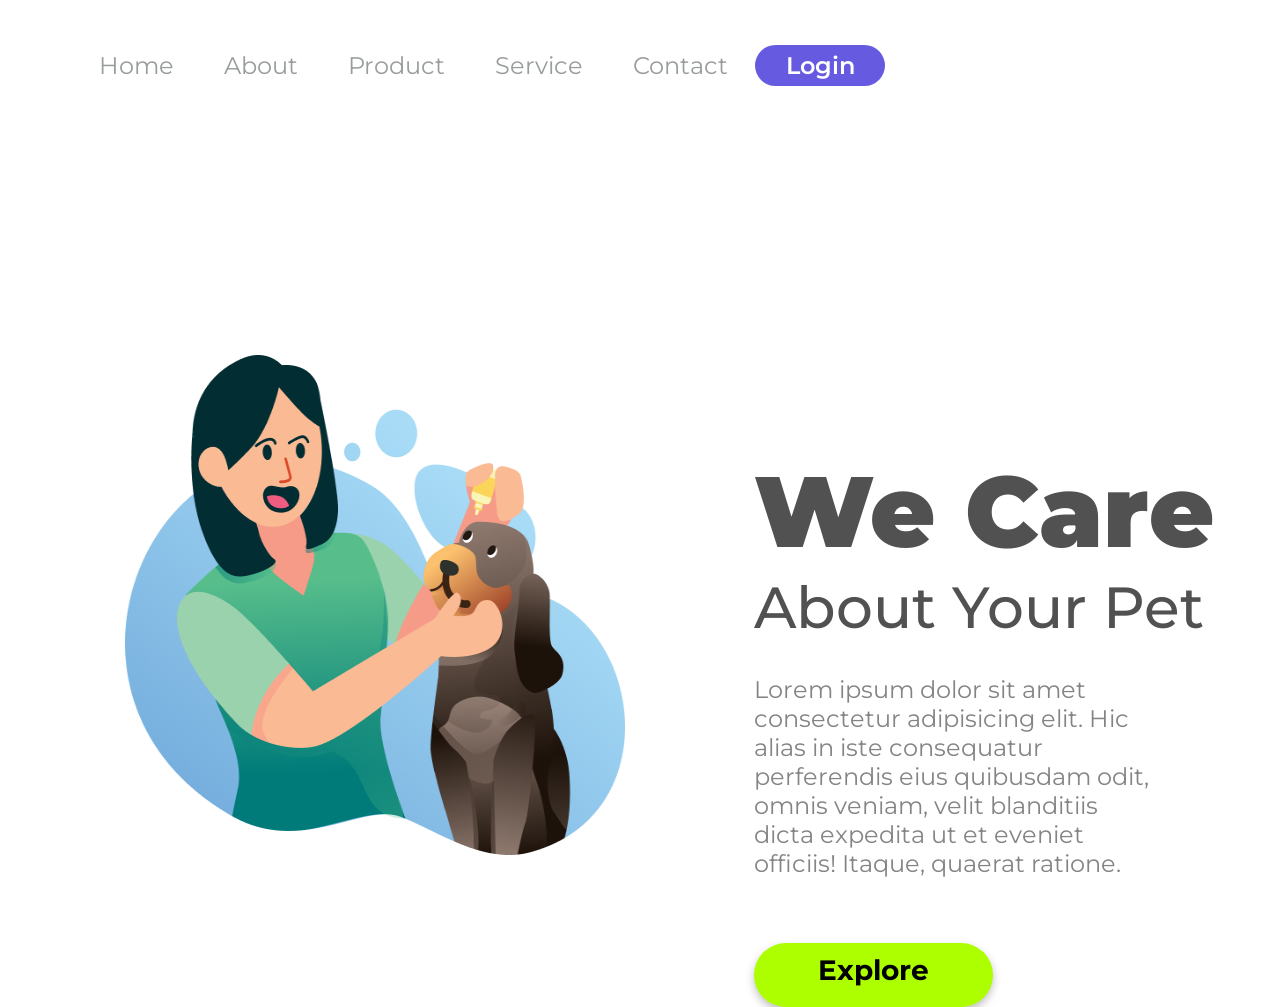
<file: index.html>
<!DOCTYPE html>
<html lang="pt-br">

<head>
  <meta charset="UTF-8">
  <meta name="viewport" content="width=device-width, initial-scale=1.0">
  <link rel="stylesheet" href="./2-styles.css">
  <link rel="preconnect" href="https://fonts.googleapis.com">
  <link rel="preconnect" href="https://fonts.gstatic.com" crossorigin>
  <link href="https://fonts.googleapis.com/css2?family=Montserrat:ital,wght@0,100..900;1,100..900&display=swap"
    rel="stylesheet">
  <title>We Care-css</title>
</head>

<body>
  <header>
    <a class="Link-header">Home</a>
    <a class="Link-header">About</a>
    <a class="Link-header">Product</a>
    <a class="Link-header">Service</a>
    <a class="Link-header">Contact</a>
    <button class="button-header">Login</button>
  </header>
  <main>
    <img src="./img/We-Care.png.png" alt="we-care-logo" class="logo-image">
    <section>
      <h1> We Care</h1>
      <h2>About Your Pet</h2>
      <p>Lorem ipsum dolor sit amet consectetur adipisicing elit. Hic alias in iste consequatur perferendis eius
        quibusdam
        odit, omnis veniam, velit blanditiis dicta expedita ut et eveniet officiis! Itaque, quaerat ratione.</p>
      <buttons class="button-main">Explore</buttons>
    </section>
  </main>
</body>

</html>
</file>
<file: 2-styles.css>
* {
    font-family: "Montserrat", sans-serif;
    margin: 0;
    padding: 0;
    box-sizing: border-box;
}

header {
    margin: 45px 0 144px 76px;
}

.Link-header {
    width: 600;
    font-size: 24px;
    line-height: 29px;
    color: #989D9C;
    cursor: pointer;
    margin: 23px;
}

.button-header {
    background: #665ae1;
    border-radius: 20.5px;
    width: 130px;
    height: 41px;
    border: none;
    font-weight: 600;
    font-size: 24px;
    line-height: 29px;
    color: #ffff;
    cursor: pointer;
}

.logo-image {
    width: 500px;
    height: 500px;
    margin: 125px;
    display: inline-block;

}

section {
   display: inline-block;
}

h1 {
    font-weight: 900;
    font-size: 100px;
    line-height: 122px;
    color: #515151;
}

h2 {
    font-weight: 500;
    font-size: 58px;
    line-height: 71px;
    color: #515151;
}

p {
    font-weight: 400;
    font-size: 24px;
    line-height: 29px;
    color: #848484;
    width: 400px;
    margin-top: 32px;
    margin-bottom: 65px;
    }

.button-main {
    background: #adff00;
    border-radius: 50px;
    width: 239px;
    height: 64px;
    border: none;
    cursor: pointer;
    filter: drop-shadow(0px 4px  4px rgba(0, 0, 0, 0.25));
    font-weight: 700;
    font-size: 28px;
    line-height: 34px;
    color: #000;
    padding: 10px;
    display: inline-block;
    text-align: center;
    
}   

@media (max-width: 768px ) {
    header{
     margin: 20px;
     display: flex;
     flex-direction: column;
     align-items: center;
     padding: 10px;
    }

    .Link-header{
      width: auto;
      font-size: 18px;
      line-height: 1.5;
      margin: 10px 0;
      display: none;
    }

    .button-header{
      width: 100px;
      height: 35px;
      font-size: 16px;
      margin-top: 15px;
      display: none;

    }

    .logo-image{
       width: 250PX;
       height: auto;
       margin: 40px auto 20px;
       display: block;
    }

    h1{
      font-size: 60px;
      line-height: 1.2;
      text-align: center;
      margin-bottom: 20px;  
    }

    h2{
      font-size: 35px;
      line-height: 1.3;
      text-align: center;
      margin-bottom: 15px;
    }

    p{
        width: 90%;
        font-size: 18px;
        line-height: 1.5;
        margin: 15px auto;
        text-align: center;
        display: none;
    }

    .button-main{
      width: 180px;
      height: 50px;
      font-size: 20px;
      margin: 30px auto;
      display: block;
    }

    section{
       display: block;
       text-align: center;

    }

  @media (max-width: 480px ) {
       body{
      margin: 0;
      padding: 10px;
      }
    
    .Link-header{
        font-size: 16px;
        margin: 8px 0;

    }

    .button-header{
       width: 80px;
       height: 30px;
       font-size: 14px;
       margin-top: 10px;

    }

    .logo-image{
        width: 390;
        height: 800;
        margin:  20px auto 10px;
    }
     
   p{
    display: none;
   }
       







  }
     
      

}
</file>
